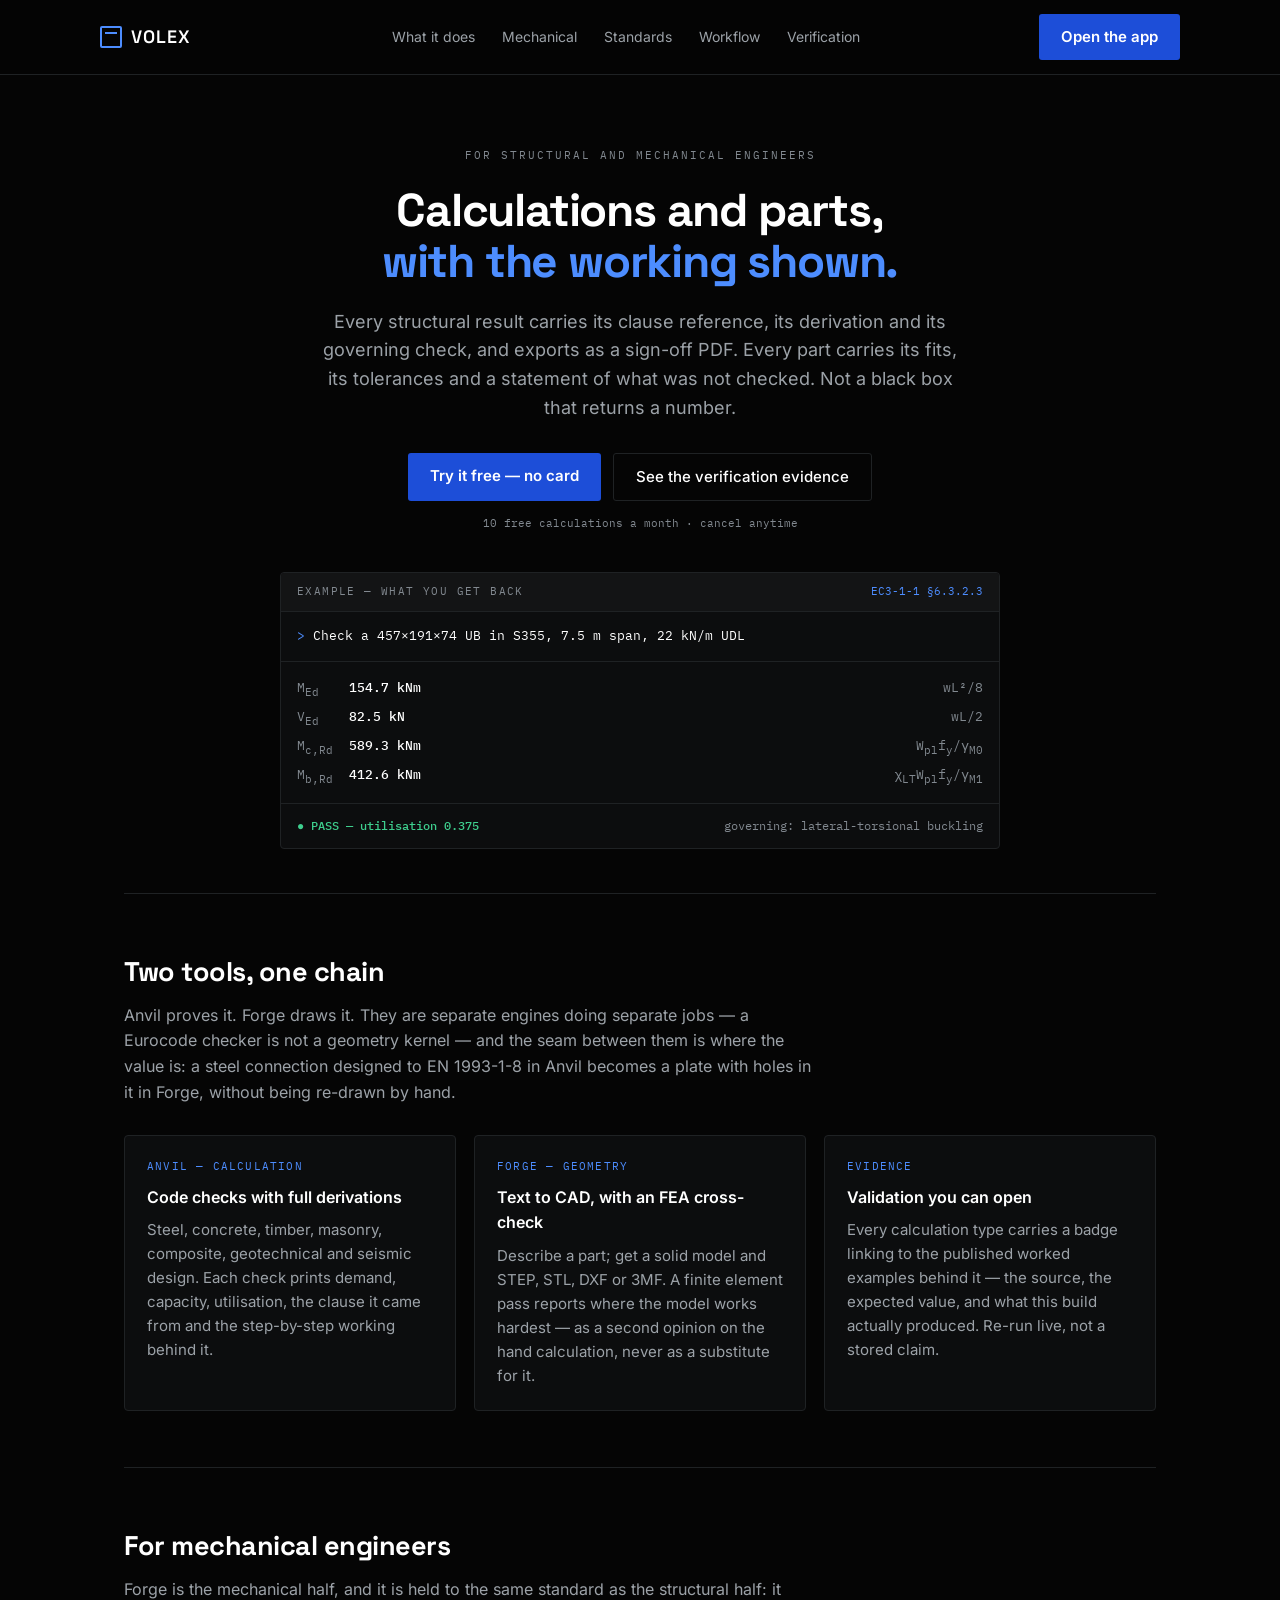
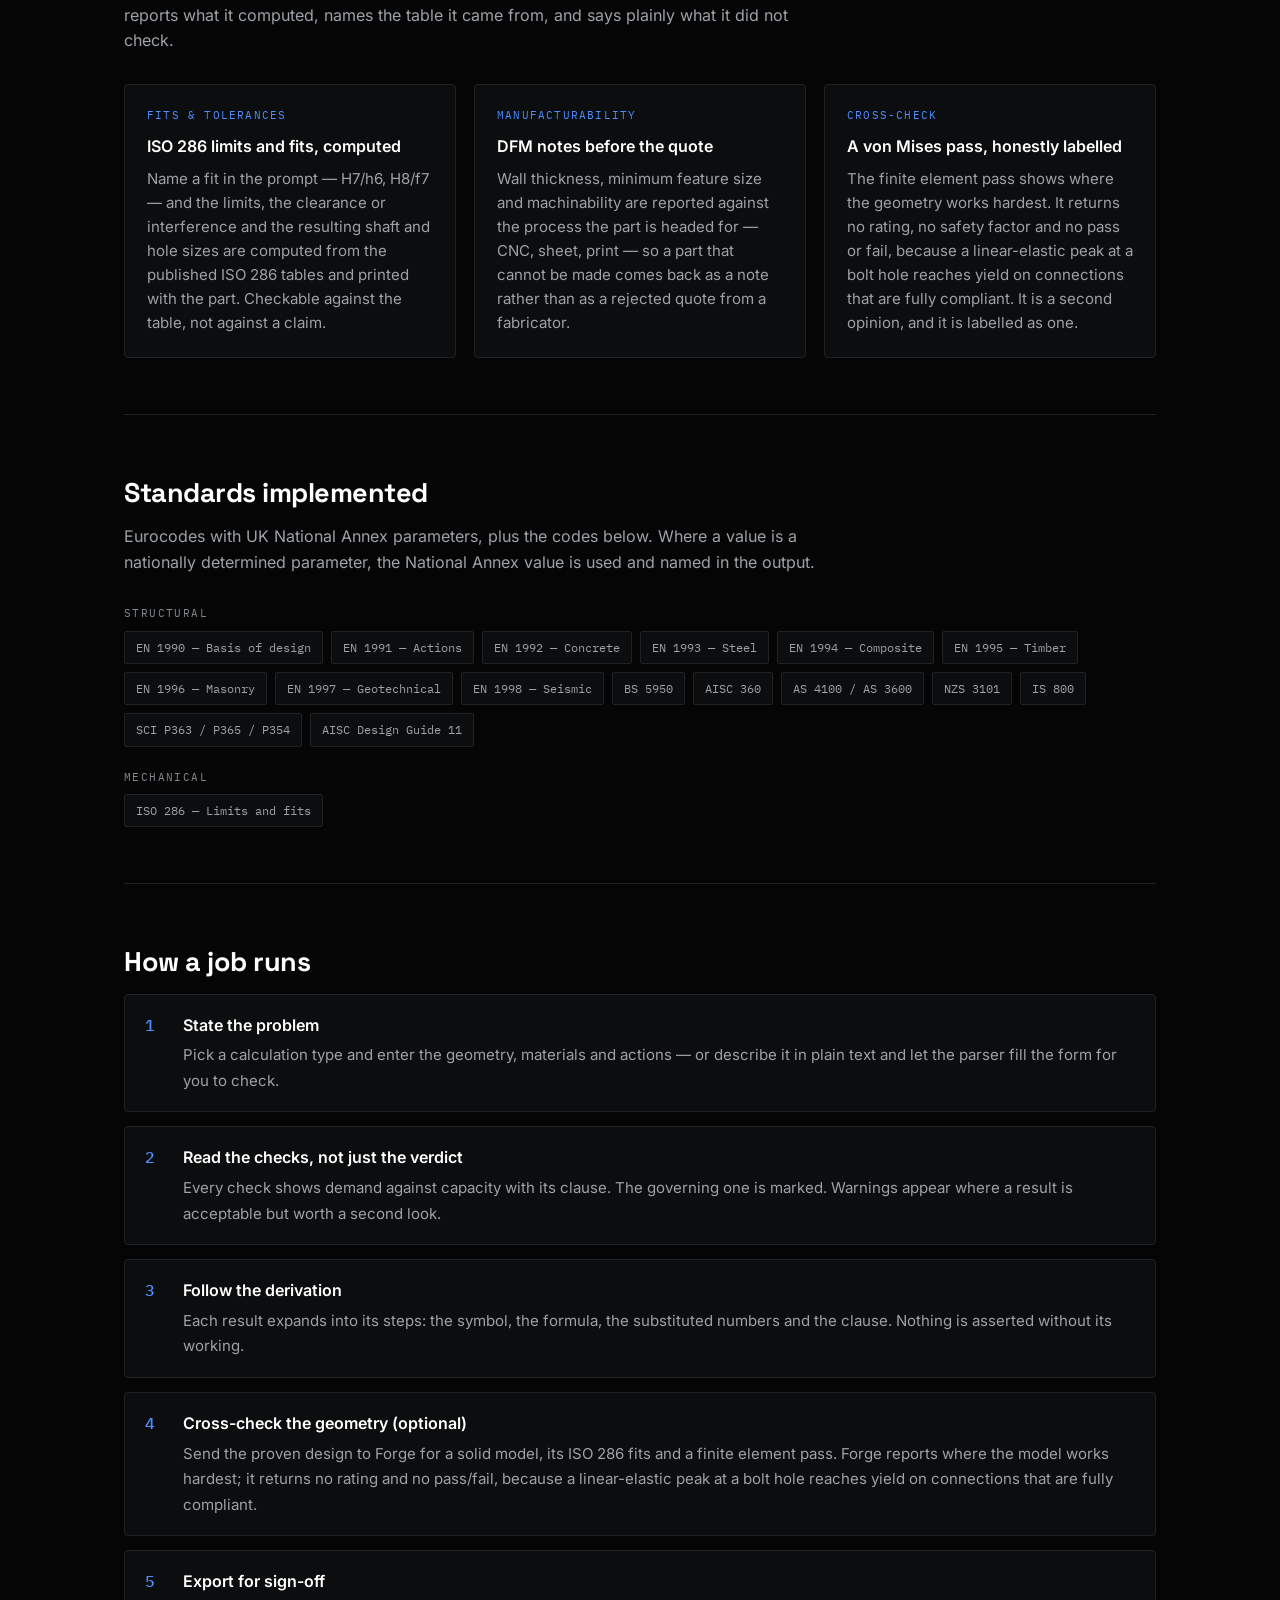
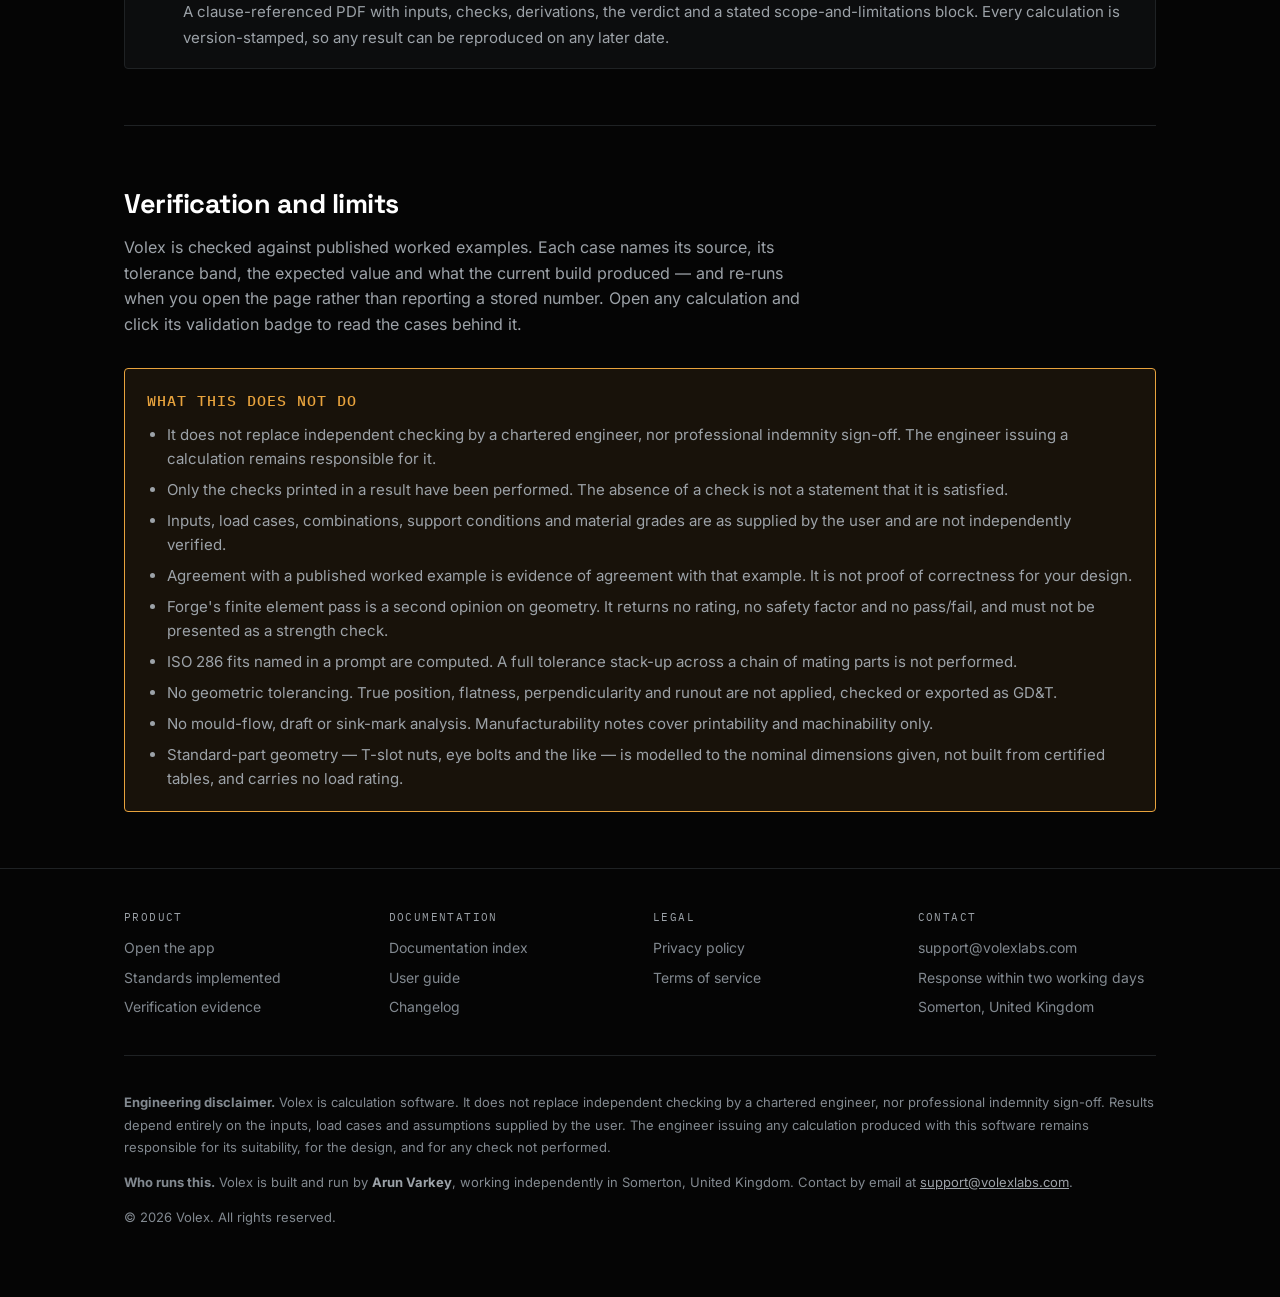
<file: index.html>
<!DOCTYPE html>
<html lang="en" data-vf-theme="cinematic">
<head>
    <meta charset="UTF-8">
    <meta name="viewport" content="width=device-width, initial-scale=1.0">
    <meta name="google-site-verification" content="ArvZYRdjfBx4EPA4m7GVfXDo628Qu1znv6hDejhxsR0" />
    <title>Volex — Structural and mechanical calculations, with the working shown</title>
    <meta name="description" content="Eurocode structural calculations with full clause-referenced derivations and a sign-off PDF, and text-to-CAD parts with ISO 286 fits and an FEA cross-check. Every module checked against published worked examples.">
    <link rel="canonical" href="https://volexlabs.com/"/>
    <link rel="icon" href="/favicon.svg" type="image/svg+xml"/>
    <link rel="icon" href="/icons/favicon-32.png" sizes="32x32" type="image/png"/>
    <link rel="apple-touch-icon" href="/icons/apple-touch-icon.png"/>

    <!-- THE ONE STYLESHEET. This is a byte-identical copy of
         volex-forge-frontend/public/volex-theme.css, not a second design system:
         volexlabs.com is its own deployment on the apex domain, so linking the
         app's host would make the company's front door depend on the app being
         up. The copy is gated — canonical-urls.spec.js compares the two files
         and fails on any drift. Change the original, then copy it here. -->
    <!-- Fonts, self-hosted. These must come BEFORE the theme: the theme used to
         @import them from Google, which cost two third-party handshakes found
         late and sent every visitor's IP to Google on every page view. The
         preloads get the two text faces in flight before any CSS is parsed, so
         the real face wins the first paint instead of the text reflowing. -->
    <link rel="preload" as="font" type="font/woff2" crossorigin
          href="/fonts/inter-latin-wght-normal.woff2">
    <link rel="preload" as="font" type="font/woff2" crossorigin
          href="/fonts/space-grotesk-latin-wght-normal.woff2">
    <link rel="stylesheet" href="/fonts/fonts.css">
    <link rel="stylesheet" href="/volex-theme.css">

    <!-- The cinematic tier is pinned on <html> rather than read from storage.
         This page has no reader preference to honour: nobody has an account
         here, and a marketing page that rendered light for one visitor and dark
         for the next would not be one design. -->

    <script defer data-domain="volexlabs.com" src="https://plausible.io/js/script.js"></script>
    <style>
        /* NO TOKENS ARE DECLARED HERE, and no colour literal appears below.
           Every value comes from volex-theme.css. The page this replaced carried
           thirteen of its own — including an amber that was this site's whole
           identity while meaning "warning" everywhere else in the product. */
        * { box-sizing: border-box; }
        body { line-height: 1.6; margin: 0; -webkit-font-smoothing: antialiased; }
        .wrap { max-width: 1080px; margin: 0 auto; padding: 0 24px; }
        a { color: inherit; }

        /* Header */
        header { border-bottom: var(--vf-hairline);
                 background: color-mix(in srgb, var(--vf-bg) 88%, transparent);
                 backdrop-filter: blur(8px); position: sticky; top: 0; z-index: 50; }
        .hdr { display: flex; align-items: center; justify-content: space-between;
               padding: 14px 0; gap: 16px; }
        .logo { font-family: var(--vf-logo); font-weight: 600; font-size: 18px;
                letter-spacing: 1px; display: flex; align-items: center; gap: 9px; }
        .logo .mark { width: 22px; height: 22px; border: 2px solid var(--vf-accent);
                      border-radius: var(--vf-r-sm); display: inline-block; position: relative; }
        .logo .mark::after { content: ""; position: absolute; inset: 4px 3px auto 3px;
                             height: 2px; background: var(--vf-accent); }
        nav a { font-size: 14px; color: var(--vf-muted); text-decoration: none; margin-left: 22px; }
        nav a:hover { color: var(--vf-fg); }
        .btn { display: inline-block; background: var(--vf-accent-btn); color: var(--vf-accent-ink);
               font-weight: 600; padding: 11px 22px; border-radius: var(--vf-r-md);
               text-decoration: none; font-size: 15px; }
        .btn:hover { background: var(--vf-accent-deep); }
        .btn.ghost { background: transparent; color: var(--vf-fg);
                     border: var(--vf-hairline); font-weight: 500; }
        .btn.ghost:hover { background: var(--vf-raised); border-color: var(--vf-subtle); }

        /* Hero */
        .hero { padding: 72px 0 44px; text-align: center; }
        .eyebrow { font-family: var(--vf-mono); font-size: 11px; color: var(--vf-faint);
                   letter-spacing: 2px; text-transform: uppercase; margin-bottom: 20px; }
        h1 { font-family: var(--vf-display); font-size: 46px; line-height: 1.12; font-weight: 700; margin: 0 0 20px;
             letter-spacing: -1.2px; }
        h1 .hl { color: var(--vf-accent); }
        .lede { font-size: 18px; color: var(--vf-muted); max-width: 640px;
                margin: 0 auto 30px; }
        .ctas { display: flex; gap: 12px; justify-content: center; flex-wrap: wrap; }
        .sub { font-family: var(--vf-mono); font-size: 11px; color: var(--vf-faint); margin-top: 14px; }

        /* Worked example */
        .example { background: var(--vf-card); border: var(--vf-hairline);
                   border-radius: var(--vf-r-lg); overflow: hidden; max-width: 720px;
                   margin: 40px auto 0; text-align: left; }
        .example .bar { display: flex; justify-content: space-between; padding: 10px 16px;
                        background: var(--vf-raised); border-bottom: var(--vf-hairline);
                        font-family: var(--vf-mono); font-size: 11px; letter-spacing: 1.4px;
                        color: var(--vf-faint); }
        .example .bar .clause { color: var(--vf-accent); letter-spacing: 0; }
        .example .q { padding: 14px 16px; border-bottom: var(--vf-hairline);
                      font-family: var(--vf-mono); font-size: 13px; }
        .example .q .caret { color: var(--vf-accent); margin-right: 8px; }
        .rows { padding: 16px; display: grid; grid-template-columns: auto 1fr auto;
                gap: 6px 16px; font-family: var(--vf-mono); font-size: 13px;
                font-variant-numeric: tabular-nums; }
        .rows .k { color: var(--vf-faint); font-weight: var(--vf-w-label); }
        .rows .v { font-weight: var(--vf-w-value); }
        .rows .f { color: var(--vf-faint); text-align: right; }
        .verdict { border-top: var(--vf-hairline); padding: 12px 16px;
                   font-family: var(--vf-mono); font-size: 12px;
                   display: flex; justify-content: space-between; align-items: center;
                   gap: 12px; flex-wrap: wrap; }
        /* Green is the reserved VERIFIED semantic in this system, and this is
           what it is reserved FOR — a check that ran and passed. */
        .pass { color: var(--vf-verified); font-weight: var(--vf-w-value); }
        .gov { color: var(--vf-faint); }

        /* Sections */
        section { padding: 56px 0; border-top: var(--vf-hairline); }
        h2 { font-family: var(--vf-display); font-size: 27px; font-weight: 700; margin: 0 0 10px; letter-spacing: -0.5px; }
        .sec-lede { color: var(--vf-muted); max-width: 700px; margin: 0 0 30px; }
        .grid { display: grid; gap: 18px; grid-template-columns: repeat(auto-fit, minmax(268px, 1fr)); }
        .card { background: var(--vf-card); border: var(--vf-hairline);
                border-radius: var(--vf-r-lg); padding: 22px; }
        .card h3 { font-size: 16px; margin: 0 0 8px; font-weight: var(--vf-w-title); }
        .card p { color: var(--vf-muted); font-size: 15px; margin: 0; }
        .card .tag { font-family: var(--vf-mono); font-size: 11px; color: var(--vf-accent);
                     letter-spacing: 1.2px; display: block; margin-bottom: 9px; }

        /* Standards */
        .codes { display: flex; flex-wrap: wrap; gap: 8px; }
        .code { font-family: var(--vf-mono); font-size: 12px; padding: 6px 11px;
                border: var(--vf-hairline); border-radius: var(--vf-r-sm); color: var(--vf-muted);
                background: var(--vf-card); }
        .codes h4 { width: 100%; font-family: var(--vf-mono); font-size: 11px;
                    letter-spacing: 1.4px; text-transform: uppercase;
                    color: var(--vf-faint); margin: 14px 0 0; font-weight: var(--vf-w-label); }
        .codes h4:first-child { margin-top: 0; }

        /* Steps */
        ol.steps { counter-reset: s; list-style: none; padding: 0; margin: 0;
                   display: grid; gap: 14px; }
        ol.steps li { counter-increment: s; background: var(--vf-card);
                      border: var(--vf-hairline); border-radius: var(--vf-r-lg);
                      padding: 18px 20px 18px 58px; position: relative; }
        ol.steps li::before { content: counter(s); position: absolute; left: 20px; top: 18px;
                              font-family: var(--vf-mono); font-weight: var(--vf-w-value);
                              color: var(--vf-accent); }
        ol.steps strong { display: block; margin-bottom: 4px; font-weight: var(--vf-w-title); }
        ol.steps span { color: var(--vf-muted); font-size: 15px; }

        /* Limits box.
           This is the one place on the page that takes the warning semantic, and
           it takes it because it MEANS it: everything inside is a boundary on
           what the software has proved. The old page was amber throughout, which
           is how a semantic stops being one. */
        .limits { background: color-mix(in srgb, var(--vf-warn) 8%, transparent);
                  border: 1px solid var(--vf-warn); border-radius: var(--vf-r-lg);
                  padding: 20px 22px; }
        .limits h3 { margin: 0 0 10px; font-size: 15px; color: var(--vf-warn);
                     font-family: var(--vf-mono); letter-spacing: 1px;
                     font-weight: var(--vf-w-value); }
        .limits ul { margin: 0; padding-left: 20px; color: var(--vf-muted); font-size: 15px; }
        .limits li { margin-bottom: 7px; }
        .limits li:last-child { margin-bottom: 0; }

        /* Footer */
        footer { border-top: var(--vf-hairline); padding: 40px 0 56px;
                 color: var(--vf-faint); font-size: 14px; }
        .fgrid { display: grid; gap: 26px; grid-template-columns: repeat(auto-fit, minmax(180px, 1fr));
                 margin-bottom: 30px; }
        .fgrid h4 { font-family: var(--vf-mono); font-size: 11px; letter-spacing: 1.4px;
                    color: var(--vf-muted); margin: 0 0 11px; text-transform: uppercase;
                    font-weight: var(--vf-w-label); }
        .fgrid a, .fgrid span { display: block; color: var(--vf-faint); text-decoration: none;
                                margin-bottom: 7px; }
        .fgrid a:hover { color: var(--vf-fg); }
        .legal { border-top: var(--vf-hairline); padding-top: 22px;
                 font-size: 13px; line-height: 1.7; }
        .legal strong.who { color: var(--vf-muted); }
        .legal a { color: var(--vf-muted); }

        @media (max-width: 760px) {
            h1 { font-size: 32px; }
            .hdr nav { display: none; }
            .rows { grid-template-columns: auto 1fr; }
            .rows .f { display: none; }
        }
    </style>
</head>
<body>

<header>
  <div class="wrap hdr">
    <div class="logo"><span class="mark"></span>VOLEX</div>
    <nav>
      <a href="#what">What it does</a>
      <a href="#mechanical">Mechanical</a>
      <a href="#standards">Standards</a>
      <a href="#workflow">Workflow</a>
      <a href="#verification">Verification</a>
    </nav>
    <a class="btn" href="https://app.volexlabs.com">Open the app</a>
  </div>
</header>

<div class="wrap">

  <section class="hero" style="border-top:none">
    <div class="eyebrow">For structural and mechanical engineers</div>
    <h1>Calculations and parts,<br><span class="hl">with the working shown.</span></h1>
    <p class="lede">
      Every structural result carries its clause reference, its derivation and its
      governing check, and exports as a sign-off PDF. Every part carries its fits,
      its tolerances and a statement of what was not checked. Not a black box that
      returns a number.
    </p>
    <div class="ctas">
      <a class="btn" href="https://app.volexlabs.com">Try it free — no card</a>
      <a class="btn ghost" href="#verification">See the verification evidence</a>
    </div>
    <div class="sub">10 free calculations a month · cancel anytime</div>

    <!-- Worked example: real output shape, real clause. This is the most
         valuable thing on the page — it shows the product rather than
         describing it — and it is why the cinematic tier keeps the status
         colours instead of dropping them for being "marketing". -->
    <div class="example">
      <div class="bar"><span>EXAMPLE — WHAT YOU GET BACK</span><span class="clause">EC3-1-1 §6.3.2.3</span></div>
      <div class="q"><span class="caret">&gt;</span>Check a 457&times;191&times;74 UB in S355, 7.5 m span, 22 kN/m UDL</div>
      <div class="rows">
        <span class="k">M<sub>Ed</sub></span><span class="v">154.7 kNm</span><span class="f">wL&sup2;/8</span>
        <span class="k">V<sub>Ed</sub></span><span class="v">82.5 kN</span><span class="f">wL/2</span>
        <span class="k">M<sub>c,Rd</sub></span><span class="v">589.3 kNm</span><span class="f">W<sub>pl</sub>f<sub>y</sub>/&gamma;<sub>M0</sub></span>
        <span class="k">M<sub>b,Rd</sub></span><span class="v">412.6 kNm</span><span class="f">&chi;<sub>LT</sub>W<sub>pl</sub>f<sub>y</sub>/&gamma;<sub>M1</sub></span>
      </div>
      <div class="verdict">
        <span class="pass">&#9679; PASS — utilisation 0.375</span>
        <span class="gov">governing: lateral-torsional buckling</span>
      </div>
    </div>
  </section>

  <section id="what">
    <h2>Two tools, one chain</h2>
    <p class="sec-lede">
      Anvil proves it. Forge draws it. They are separate engines doing separate
      jobs — a Eurocode checker is not a geometry kernel — and the seam between
      them is where the value is: a steel connection designed to EN 1993-1-8 in
      Anvil becomes a plate with holes in it in Forge, without being re-drawn by
      hand.
    </p>
    <div class="grid">
      <div class="card">
        <span class="tag">ANVIL — CALCULATION</span>
        <h3>Code checks with full derivations</h3>
        <p>Steel, concrete, timber, masonry, composite, geotechnical and seismic
           design. Each check prints demand, capacity, utilisation, the clause it
           came from and the step-by-step working behind it.</p>
      </div>
      <div class="card">
        <span class="tag">FORGE — GEOMETRY</span>
        <h3>Text to CAD, with an FEA cross-check</h3>
        <p>Describe a part; get a solid model and STEP, STL, DXF or 3MF. A finite
           element pass reports where the model works hardest — as a second
           opinion on the hand calculation, never as a substitute for it.</p>
      </div>
      <div class="card">
        <span class="tag">EVIDENCE</span>
        <h3>Validation you can open</h3>
        <p>Every calculation type carries a badge linking to the published worked
           examples behind it — the source, the expected value, and what this
           build actually produced. Re-run live, not a stored claim.</p>
      </div>
    </div>
  </section>

  <section id="mechanical">
    <h2>For mechanical engineers</h2>
    <p class="sec-lede">
      Forge is the mechanical half, and it is held to the same standard as the
      structural half: it reports what it computed, names the table it came from,
      and says plainly what it did not check.
    </p>
    <div class="grid">
      <div class="card">
        <span class="tag">FITS &amp; TOLERANCES</span>
        <h3>ISO 286 limits and fits, computed</h3>
        <p>Name a fit in the prompt — H7/h6, H8/f7 — and the limits, the
           clearance or interference and the resulting shaft and hole sizes are
           computed from the published ISO 286 tables and printed with the part.
           Checkable against the table, not against a claim.</p>
      </div>
      <div class="card">
        <span class="tag">MANUFACTURABILITY</span>
        <h3>DFM notes before the quote</h3>
        <p>Wall thickness, minimum feature size and machinability are reported
           against the process the part is headed for — CNC, sheet, print — so a
           part that cannot be made comes back as a note rather than as a
           rejected quote from a fabricator.</p>
      </div>
      <div class="card">
        <span class="tag">CROSS-CHECK</span>
        <h3>A von Mises pass, honestly labelled</h3>
        <p>The finite element pass shows where the geometry works hardest. It
           returns no rating, no safety factor and no pass or fail, because a
           linear-elastic peak at a bolt hole reaches yield on connections that
           are fully compliant. It is a second opinion, and it is labelled as
           one.</p>
      </div>
    </div>
  </section>

  <section id="standards">
    <h2>Standards implemented</h2>
    <p class="sec-lede">
      Eurocodes with UK National Annex parameters, plus the codes below. Where a
      value is a nationally determined parameter, the National Annex value is
      used and named in the output.
    </p>
    <div class="codes">
      <h4>Structural</h4>
      <span class="code">EN 1990 — Basis of design</span>
      <span class="code">EN 1991 — Actions</span>
      <span class="code">EN 1992 — Concrete</span>
      <span class="code">EN 1993 — Steel</span>
      <span class="code">EN 1994 — Composite</span>
      <span class="code">EN 1995 — Timber</span>
      <span class="code">EN 1996 — Masonry</span>
      <span class="code">EN 1997 — Geotechnical</span>
      <span class="code">EN 1998 — Seismic</span>
      <span class="code">BS 5950</span>
      <span class="code">AISC 360</span>
      <span class="code">AS 4100 / AS 3600</span>
      <span class="code">NZS 3101</span>
      <span class="code">IS 800</span>
      <span class="code">SCI P363 / P365 / P354</span>
      <span class="code">AISC Design Guide 11</span>
      <h4>Mechanical</h4>
      <span class="code">ISO 286 — Limits and fits</span>
    </div>
  </section>

  <section id="workflow">
    <h2>How a job runs</h2>
    <ol class="steps">
      <li><strong>State the problem</strong><span>Pick a calculation type and enter the geometry, materials and actions — or describe it in plain text and let the parser fill the form for you to check.</span></li>
      <li><strong>Read the checks, not just the verdict</strong><span>Every check shows demand against capacity with its clause. The governing one is marked. Warnings appear where a result is acceptable but worth a second look.</span></li>
      <li><strong>Follow the derivation</strong><span>Each result expands into its steps: the symbol, the formula, the substituted numbers and the clause. Nothing is asserted without its working.</span></li>
      <li><strong>Cross-check the geometry (optional)</strong><span>Send the proven design to Forge for a solid model, its ISO 286 fits and a finite element pass. Forge reports where the model works hardest; it returns no rating and no pass/fail, because a linear-elastic peak at a bolt hole reaches yield on connections that are fully compliant.</span></li>
      <li><strong>Export for sign-off</strong><span>A clause-referenced PDF with inputs, checks, derivations, the verdict and a stated scope-and-limitations block. Every calculation is version-stamped, so any result can be reproduced on any later date.</span></li>
    </ol>
  </section>

  <section id="verification">
    <h2>Verification and limits</h2>
    <p class="sec-lede">
      Volex is checked against published worked examples. Each case names its
      source, its tolerance band, the expected value and what the current build
      produced — and re-runs when you open the page rather than reporting a
      stored number. Open any calculation and click its validation badge to read
      the cases behind it.
    </p>
    <div class="limits">
      <h3>WHAT THIS DOES NOT DO</h3>
      <ul>
        <li>It does not replace independent checking by a chartered engineer, nor professional indemnity sign-off. The engineer issuing a calculation remains responsible for it.</li>
        <li>Only the checks printed in a result have been performed. The absence of a check is not a statement that it is satisfied.</li>
        <li>Inputs, load cases, combinations, support conditions and material grades are as supplied by the user and are not independently verified.</li>
        <li>Agreement with a published worked example is evidence of agreement with that example. It is not proof of correctness for your design.</li>
        <li>Forge's finite element pass is a second opinion on geometry. It returns no rating, no safety factor and no pass/fail, and must not be presented as a strength check.</li>
        <li>ISO 286 fits named in a prompt are computed. A full tolerance stack-up across a chain of mating parts is not performed.</li>
        <li>No geometric tolerancing. True position, flatness, perpendicularity and runout are not applied, checked or exported as GD&amp;T.</li>
        <li>No mould-flow, draft or sink-mark analysis. Manufacturability notes cover printability and machinability only.</li>
        <li>Standard-part geometry — T-slot nuts, eye bolts and the like — is modelled to the nominal dimensions given, not built from certified tables, and carries no load rating.</li>
      </ul>
    </div>
  </section>

</div>

<footer>
  <div class="wrap">
    <div class="fgrid">
      <div>
        <h4>Product</h4>
        <a href="https://app.volexlabs.com">Open the app</a>
        <a href="#standards">Standards implemented</a>
        <a href="#verification">Verification evidence</a>
      </div>
      <div>
        <h4>Documentation</h4>
        <a href="/documentation.html">Documentation index</a>
        <a href="https://app.volexlabs.com/#docs">User guide</a>
        <a href="https://app.volexlabs.com/#changelog">Changelog</a>
      </div>
      <div>
        <h4>Legal</h4>
        <a href="/volex-fintec/privacy.html">Privacy policy</a>
        <a href="/documentation.html#terms">Terms of service</a>
      </div>
      <div>
        <h4>Contact</h4>
        <a href="mailto:support@volexlabs.com">support@volexlabs.com</a>
        <span>Response within two working days</span>
        <span>Somerton, United Kingdom</span>
      </div>
    </div>
    <div class="legal">
      <p><strong>Engineering disclaimer.</strong> Volex is calculation software.
      It does not replace independent checking by a chartered engineer, nor
      professional indemnity sign-off. Results depend entirely on the inputs,
      load cases and assumptions supplied by the user. The engineer issuing any
      calculation produced with this software remains responsible for its
      suitability, for the design, and for any check not performed.</p>
      <p><strong>Who runs this.</strong> Volex is built and run by
      <strong class="who">Arun Varkey</strong>, working independently in
      Somerton, United Kingdom.
      <!-- SOMERTON, NOT LONDON, AND ON PURPOSE. The instruction for this page
           was "make everything UK, London" — which came from the draft that
           replaced this one, and had located the company in San Francisco while
           every product prices in GBP and cites the Eurocodes. UK is right and
           is now true everywhere on this page. LONDON is not: this is a sole
           trader in Somerset, and a business address is the one thing on a
           website that has to be the real one, because it is where documents
           are served. If a London registered-office address is taken, change
           this line, the Contact block above and the apex gate in
           volex-forge-frontend/tests/canonical-urls.spec.js together.

           STILL NEEDED: a full street address and postcode. "Somerton, UK" is
           not an address at which service of documents is effective, which is
           what Companies Act 2006 s.1201-1206 and the E-Commerce Regulations
           2002 ask for when trading under a name that is not your surname.
           If you would rather not publish your home address, a registered
           office / business address service costs roughly GBP 30-60 a year and
           gives you an address to use here instead. -->
      Contact by email at
      <a href="mailto:support@volexlabs.com">support@volexlabs.com</a>.</p>

      <p>&copy; 2026 Volex. All rights reserved.</p>
    </div>
  </div>
</footer>

</body>
</html>
</file>
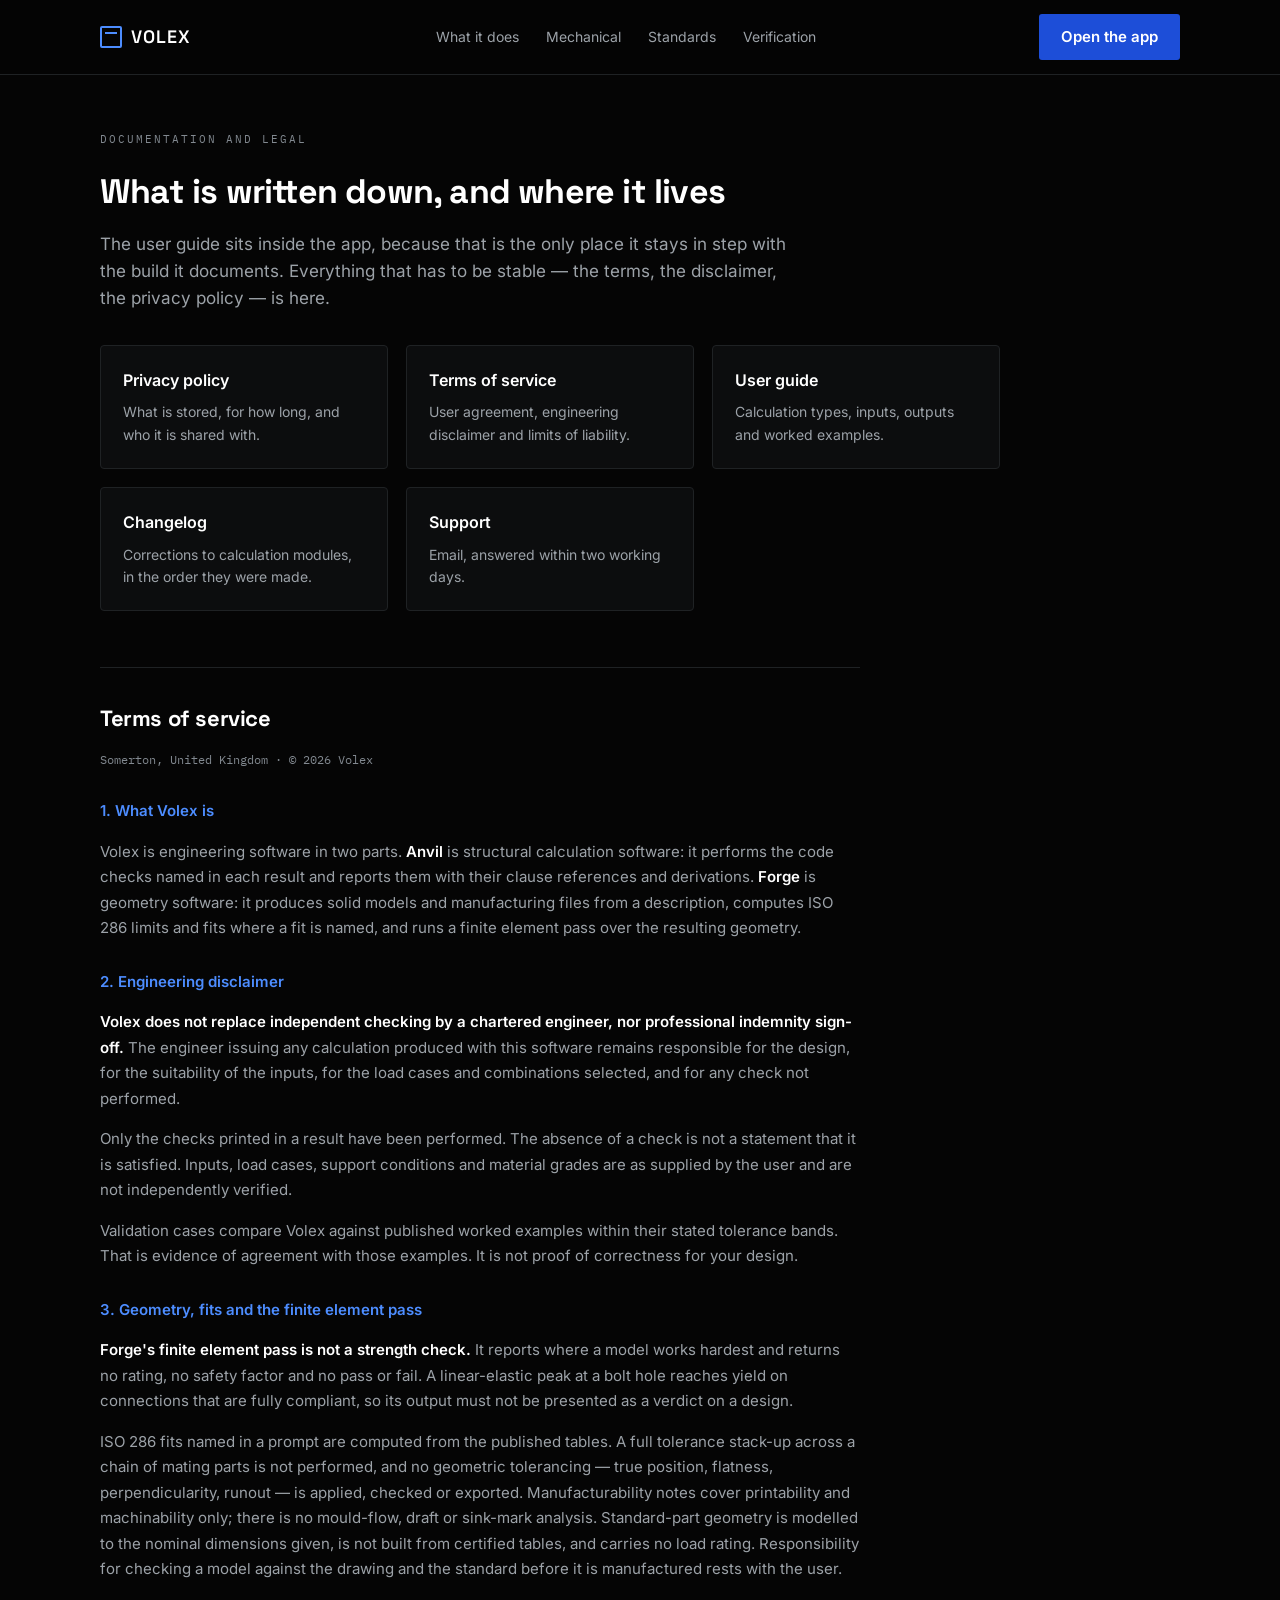
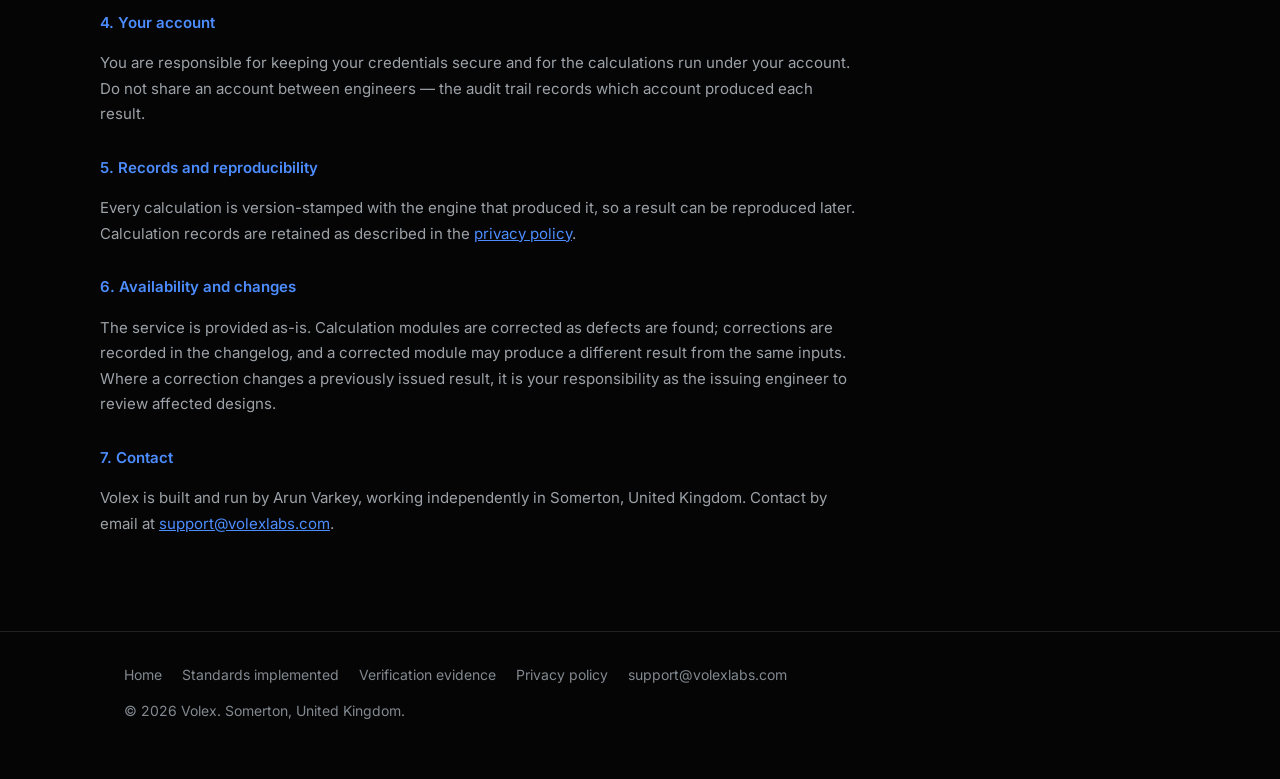
<file: documentation.html>
<!DOCTYPE html>
<html lang="en" data-vf-theme="cinematic">

<head>
    <meta charset="UTF-8">
    <meta name="viewport" content="width=device-width, initial-scale=1.0">
    <title>Volex — Documentation and legal</title>
    <meta name="description" content="Volex documentation index, terms of service and engineering disclaimer for the structural calculation and CAD geometry tools.">
    <link rel="canonical" href="https://volexlabs.com/documentation.html"/>
    <link rel="icon" href="/favicon.svg" type="image/svg+xml"/>
    <link rel="icon" href="/icons/favicon-32.png" sizes="32x32" type="image/png"/>
    <link rel="apple-touch-icon" href="/icons/apple-touch-icon.png"/>

    <!-- A COPY of the one stylesheet, for the reason given in its own header.
         This page carried the FIFTH styling system on this brand: a cyan accent
         (#00e5ff) that appears nowhere else, on a background that is neither
         theme's. A reader clicking "Documentation" from the footer of the home
         page changed company. -->
    <!-- Fonts, self-hosted — before the theme, which no longer imports them
         from Google. See fonts/fonts.css. -->
    <link rel="preload" as="font" type="font/woff2" crossorigin
          href="/fonts/inter-latin-wght-normal.woff2">
    <link rel="preload" as="font" type="font/woff2" crossorigin
          href="/fonts/space-grotesk-latin-wght-normal.woff2">
    <link rel="stylesheet" href="/fonts/fonts.css">
    <link rel="stylesheet" href="/volex-theme.css">

    <script defer data-domain="volexlabs.com" src="https://plausible.io/js/script.js"></script>
    <style>
        /* No tokens declared, no colour literals. Same shell as index.html so
           the two pages are the same site. */
        * { box-sizing: border-box; }
        body { line-height: 1.6; margin: 0; -webkit-font-smoothing: antialiased; }
        .wrap { max-width: 1080px; margin: 0 auto; padding: 0 24px; }
        a { color: inherit; }

        header { border-bottom: var(--vf-hairline);
                 background: color-mix(in srgb, var(--vf-bg) 88%, transparent);
                 backdrop-filter: blur(8px); position: sticky; top: 0; z-index: 50; }
        .hdr { display: flex; align-items: center; justify-content: space-between;
               padding: 14px 0; gap: 16px; }
        .logo { font-family: var(--vf-logo); font-weight: 600; font-size: 18px;
                letter-spacing: 1px; display: flex; align-items: center; gap: 9px;
                text-decoration: none; }
        .logo .mark { width: 22px; height: 22px; border: 2px solid var(--vf-accent);
                      border-radius: var(--vf-r-sm); display: inline-block; position: relative; }
        .logo .mark::after { content: ""; position: absolute; inset: 4px 3px auto 3px;
                             height: 2px; background: var(--vf-accent); }
        nav a { font-size: 14px; color: var(--vf-muted); text-decoration: none; margin-left: 22px; }
        nav a:hover { color: var(--vf-fg); }
        .btn { display: inline-block; background: var(--vf-accent-btn); color: var(--vf-accent-ink);
               font-weight: 600; padding: 11px 22px; border-radius: var(--vf-r-md);
               text-decoration: none; font-size: 15px; }
        .btn:hover { background: var(--vf-accent-deep); }

        .page { padding: 56px 0 24px; }
        .eyebrow { font-family: var(--vf-mono); font-size: 11px; color: var(--vf-faint);
                   letter-spacing: 2px; text-transform: uppercase; margin-bottom: 16px; }
        h1 { font-family: var(--vf-display); font-size: 34px; font-weight: 700; margin: 0 0 12px; letter-spacing: -0.8px; }
        .lede { color: var(--vf-muted); max-width: 700px; margin: 0 0 32px; font-size: 17px; }

        /* Capped at three columns. With five cards and no cap, a 1280px viewport
           lays out four and leaves a single orphan on the second row. */
        .grid { display: grid; gap: 18px; max-width: 900px;
                grid-template-columns: repeat(auto-fit, minmax(240px, 1fr)); }
        .card { background: var(--vf-card); padding: 22px; border-radius: var(--vf-r-lg);
                border: var(--vf-hairline); text-decoration: none;
                display: block; transition: border-color .13s, transform .13s; }
        .card:hover { border-color: var(--vf-accent); transform: translateY(-2px); }
        .card h3 { margin: 0 0 8px; font-size: 16px; font-weight: var(--vf-w-title); }
        .card p { font-size: 14px; color: var(--vf-muted); margin: 0; }

        .terms { border-top: var(--vf-hairline); margin-top: 56px; padding-top: 32px;
                 max-width: 760px; line-height: 1.7; color: var(--vf-muted); font-size: 15px; }
        .terms h2 { font-family: var(--vf-display); color: var(--vf-fg); font-size: 22px; font-weight: 700;
                    margin: 0 0 8px; letter-spacing: -0.4px; }
        .terms h3 { color: var(--vf-accent); font-size: 15px; margin: 28px 0 6px;
                    font-weight: var(--vf-w-title); }
        .terms strong { color: var(--vf-fg); font-weight: var(--vf-w-title); }
        .terms a { color: var(--vf-accent); }
        .terms .asof { font-family: var(--vf-mono); font-size: 12px; color: var(--vf-faint); }

        footer { border-top: var(--vf-hairline); margin-top: 56px; padding: 32px 0 56px;
                 color: var(--vf-faint); font-size: 14px; }
        footer a { color: var(--vf-faint); text-decoration: none; }
        footer a:hover { color: var(--vf-fg); }
        footer .row { display: flex; gap: 20px; flex-wrap: wrap; margin-bottom: 14px; }

        @media (max-width: 760px) {
            h1 { font-size: 26px; }
            .hdr nav { display: none; }
        }
    </style>
</head>

<body>

<header>
  <div class="wrap hdr">
    <a class="logo" href="/"><span class="mark"></span>VOLEX</a>
    <nav>
      <a href="/#what">What it does</a>
      <a href="/#mechanical">Mechanical</a>
      <a href="/#standards">Standards</a>
      <a href="/#verification">Verification</a>
    </nav>
    <a class="btn" href="https://app.volexlabs.com">Open the app</a>
  </div>
</header>

<div class="wrap page">
  <div class="eyebrow">Documentation and legal</div>
  <h1>What is written down, and where it lives</h1>
  <p class="lede">
    The user guide sits inside the app, because that is the only place it stays
    in step with the build it documents. Everything that has to be stable — the
    terms, the disclaimer, the privacy policy — is here.
  </p>

  <div class="grid">
    <a href="/volex-fintec/privacy.html" class="card">
      <h3>Privacy policy</h3>
      <p>What is stored, for how long, and who it is shared with.</p>
    </a>
    <a href="#terms" class="card">
      <h3>Terms of service</h3>
      <p>User agreement, engineering disclaimer and limits of liability.</p>
    </a>
    <a href="https://app.volexlabs.com/#docs" class="card">
      <h3>User guide</h3>
      <p>Calculation types, inputs, outputs and worked examples.</p>
    </a>
    <a href="https://app.volexlabs.com/#changelog" class="card">
      <h3>Changelog</h3>
      <p>Corrections to calculation modules, in the order they were made.</p>
    </a>
    <a href="mailto:support@volexlabs.com" class="card">
      <h3>Support</h3>
      <p>Email, answered within two working days.</p>
    </a>
  </div>

  <div id="terms" class="terms">
    <h2>Terms of service</h2>
    <p class="asof">Somerton, United Kingdom · &copy; 2026 Volex</p>

    <h3>1. What Volex is</h3>
    <p>Volex is engineering software in two parts. <strong>Anvil</strong> is
    structural calculation software: it performs the code checks named in each
    result and reports them with their clause references and derivations.
    <strong>Forge</strong> is geometry software: it produces solid models and
    manufacturing files from a description, computes ISO 286 limits and fits
    where a fit is named, and runs a finite element pass over the resulting
    geometry.</p>

    <h3>2. Engineering disclaimer</h3>
    <p><strong>Volex does not replace independent checking by a chartered
    engineer, nor professional indemnity sign-off.</strong>
    The engineer issuing any calculation produced with this software remains
    responsible for the design, for the suitability of the inputs, for the
    load cases and combinations selected, and for any check not performed.</p>
    <p>Only the checks printed in a result have been performed. The absence
    of a check is not a statement that it is satisfied. Inputs, load cases,
    support conditions and material grades are as supplied by the user and
    are not independently verified.</p>
    <p>Validation cases compare Volex against published worked examples within
    their stated tolerance bands. That is evidence of agreement with those
    examples. It is not proof of correctness for your design.</p>

    <h3>3. Geometry, fits and the finite element pass</h3>
    <p><strong>Forge's finite element pass is not a strength check.</strong> It
    reports where a model works hardest and returns no rating, no safety factor
    and no pass or fail. A linear-elastic peak at a bolt hole reaches yield on
    connections that are fully compliant, so its output must not be presented as
    a verdict on a design.</p>
    <p>ISO 286 fits named in a prompt are computed from the published tables. A
    full tolerance stack-up across a chain of mating parts is not performed, and
    no geometric tolerancing — true position, flatness, perpendicularity, runout
    — is applied, checked or exported. Manufacturability notes cover printability
    and machinability only; there is no mould-flow, draft or sink-mark analysis.
    Standard-part geometry is modelled to the nominal dimensions given, is not
    built from certified tables, and carries no load rating. Responsibility for
    checking a model against the drawing and the standard before it is
    manufactured rests with the user.</p>

    <h3>4. Your account</h3>
    <p>You are responsible for keeping your credentials secure and for the
    calculations run under your account. Do not share an account between
    engineers — the audit trail records which account produced each result.</p>

    <h3>5. Records and reproducibility</h3>
    <p>Every calculation is version-stamped with the engine that produced it, so
    a result can be reproduced later. Calculation records are retained as
    described in the <a href="/volex-fintec/privacy.html">privacy policy</a>.</p>

    <h3>6. Availability and changes</h3>
    <p>The service is provided as-is. Calculation modules are corrected as
    defects are found; corrections are recorded in the changelog, and a
    corrected module may produce a different result from the same inputs.
    Where a correction changes a previously issued result, it is your
    responsibility as the issuing engineer to review affected designs.</p>

    <h3>7. Contact</h3>
    <p>Volex is built and run by Arun Varkey, working independently in Somerton,
    United Kingdom. Contact by email at
    <a href="mailto:support@volexlabs.com">support@volexlabs.com</a>.
    <!-- Same gap as the home page footer: "Somerton, UK" is not an address at
         which service of documents is effective. See the note in index.html. --></p>
  </div>
</div>

<footer>
  <div class="wrap">
    <div class="row">
      <a href="/">Home</a>
      <a href="/#standards">Standards implemented</a>
      <a href="/#verification">Verification evidence</a>
      <a href="/volex-fintec/privacy.html">Privacy policy</a>
      <a href="mailto:support@volexlabs.com">support@volexlabs.com</a>
    </div>
    <div>&copy; 2026 Volex. Somerton, United Kingdom.</div>
  </div>
</footer>

</body>

</html>
</file>
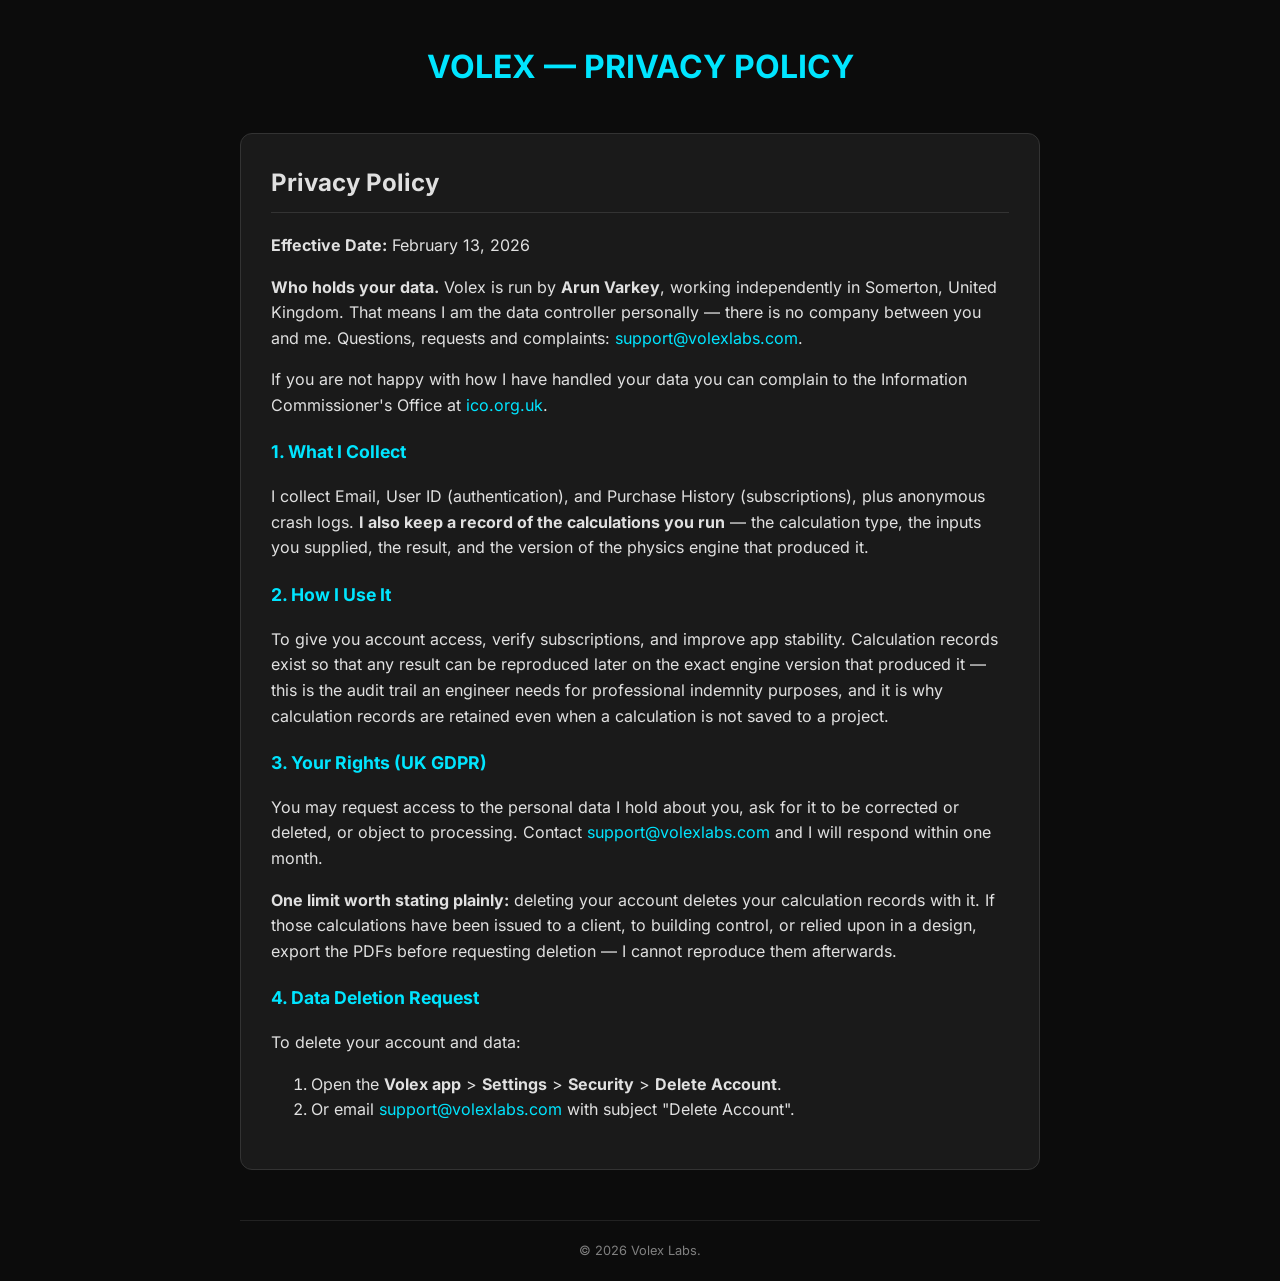
<file: volex-fintec/privacy.html>
<!DOCTYPE html>
<html lang="en">
<head>
    <meta charset="UTF-8">
    <meta name="viewport" content="width=device-width, initial-scale=1.0">
    <title>Volex FinTech - Privacy Policy</title>
    <!-- This page has asked for 'Inter' since it was written and never loaded
         it, so it has always rendered in the browser's default sans-serif. The
         face is self-hosted on this origin now, so the ask can be met with one
         link rather than a request to Google. -->
    <!-- The three icon links every other page carries. Without them the
         browser asks for /favicon.ico, which does not exist on either
         deployment, so every visit to this page took a 404. -->
    <link rel="icon" href="/favicon.svg" type="image/svg+xml">
    <link rel="icon" href="/icons/favicon-32.png" sizes="32x32" type="image/png">
    <link rel="apple-touch-icon" href="/icons/apple-touch-icon.png">
    <link rel="preload" as="font" type="font/woff2" crossorigin
          href="/fonts/inter-latin-wght-normal.woff2">
    <link rel="stylesheet" href="/fonts/fonts.css">
    <style>
        :root { --bg-color: #0c0c0c; --text-color: #e0e0e0; --accent-color: #00e5ff; --card-bg: #1a1a1a; }
        body { font-family: 'Inter', sans-serif; background-color: var(--bg-color); color: var(--text-color); line-height: 1.6; margin: 0; padding: 20px; }
        .container { max-width: 800px; margin: 0 auto; }
        h1 { color: var(--accent-color); text-align: center; text-transform: uppercase; margin-bottom: 40px; }
        .card { background: var(--card-bg); padding: 30px; border-radius: 12px; border: 1px solid #333; margin-bottom: 30px; }
        h2 { border-bottom: 1px solid #333; padding-bottom: 10px; margin-top: 0; }
        h3 { color: var(--accent-color); font-size: 1.1rem; margin-top: 20px; }
        a { color: var(--accent-color); text-decoration: none; }
        /* #808080, not #666. This page is deliberately outside the design system —
           it is a legacy app-store privacy URL and its palette must not move — but
           #666 on #0c0c0c is 3.41:1 and 0.8rem text needs 4.5:1. #808080 is 4.95:1
           and is the smallest change that clears it. */
        .footer { text-align: center; margin-top: 50px; color: #808080; font-size: 0.8rem; border-top: 1px solid #222; padding-top: 20px; }
    </style>
</head>
<body>
    <div class="container">
        <h1>Volex — Privacy Policy</h1>
        <div class="card">
            <h2>Privacy Policy</h2>
            <p><strong>Effective Date:</strong> February 13, 2026</p>
            <p><strong>Who holds your data.</strong> Volex is run by
            <!-- Your name. UK GDPR requires the controller to be identified.
                 For someone working independently that is you personally,
                 not a company. -->
            <strong>Arun Varkey</strong>, working independently in Somerton,
            United Kingdom. That means I am the data controller
            personally — there is no company between you and me. Questions,
            requests and complaints:
            <a href="mailto:support@volexlabs.com">support@volexlabs.com</a>.</p>
            <p>If you are not happy with how I have handled your data you can
            complain to the Information Commissioner's Office at
            <a href="https://ico.org.uk">ico.org.uk</a>.</p>
            <h3>1. What I Collect</h3>
            <p>I collect Email, User ID (authentication), and Purchase History (subscriptions), plus anonymous crash logs. <strong>I also keep a record of the calculations you run</strong> — the calculation type, the inputs you supplied, the result, and the version of the physics engine that produced it.</p>
            <h3>2. How I Use It</h3>
            <p>To give you account access, verify subscriptions, and improve app stability. Calculation records exist so that any result can be reproduced later on the exact engine version that produced it — this is the audit trail an engineer needs for professional indemnity purposes, and it is why calculation records are retained even when a calculation is not saved to a project.</p>
            <h3>3. Your Rights (UK GDPR)</h3>
            <p>You may request access to the personal data I hold about you, ask for it
            to be corrected or deleted, or object to processing. Contact
            <a href="mailto:support@volexlabs.com">support@volexlabs.com</a> and I will respond within one month.</p>
            <p><strong>One limit worth stating plainly:</strong> deleting your account
            deletes your calculation records with it. If those calculations have been
            issued to a client, to building control, or relied upon in a design, export
            the PDFs before requesting deletion — I cannot reproduce them afterwards.</p>
            <h3>4. Data Deletion Request</h3>
            <p>To delete your account and data:</p>
            <ol>
                <li>Open the <strong>Volex app</strong> > <strong>Settings</strong> > <strong>Security</strong> > <strong>Delete Account</strong>.</li>
                <li>Or email <a href="mailto:support@volexlabs.com">support@volexlabs.com</a> with subject "Delete Account".</li>
            </ol>
        </div>
        <div class="footer">&copy; 2026 Volex Labs.</div>
    </div>
</body>
</html>
</file>
<file: fonts/fonts.css>
/* ─────────────────────────────────────────────────────────────────────────────
   A COPY. The original is volex-forge-frontend/public/fonts/fonts.css and it is
   the only place to change anything below this header. The woff2 files beside
   it are copies too, of volex-forge-frontend/public/fonts/*.woff2.

   volexlabs.com is a separate deployment on the apex domain and cannot link the
   app's stylesheets without making the company's front door depend on the app's
   host being up — the same reason volex-theme.css is duplicated here. The theme
   used to carry an @import for these three families; it no longer does, so
   without this file and the <link> in each page's <head> the apex would render
   in the fallback stack and look almost right.

   It is gated: `the apex copy of the fonts is byte-identical to the original`
   in volex-forge-frontend/tests/canonical-urls.spec.js compares everything
   after this header against the original and fails on any drift.

   Do not edit below. Edit the original, then copy it here.
   ───────────────────────────────────────────────────────────────────────────── */
/* Self-hosted fonts. Replaces @import url(https://fonts.googleapis.com/...).
 *
 * WHY THIS FILE EXISTS
 *
 * Every page loaded three families through an @import INSIDE a <style> block,
 * with no preconnect anywhere on the site. That is the slowest route there is:
 * the browser must download the HTML, parse the style block, discover the
 * import, do DNS + TCP + TLS to fonts.googleapis.com, read the CSS it returns,
 * discover fonts.gstatic.com, and do DNS + TCP + TLS a second time — two
 * third-party handshakes, found late, blocking the first paint. Lighthouse put
 * the home and studio pages at a 3.3s LCP on a machine with no network latency
 * at all.
 *
 * AND IT WAS AN UNDECLARED TRANSFER. Loading a font from Google sends the
 * visitor's IP address to Google on every page view. The privacy policy lists
 * Anthropic, Stripe, Railway, Vercel, SendGrid and Plausible as the parties
 * data reaches. Google was not among them, and in the EU and UK that omission
 * is the problem rather than the request — a German court awarded damages over
 * exactly this in 2022 (LG München I, 3 O 17493/20).
 *
 * Served from this origin, the files cost no extra connection, cache with
 * everything else, and reach nobody.
 *
 * THE FAMILY NAMES MATTER. Fontsource ships these as "Inter Variable" and
 * "Space Grotesk Variable". Every stylesheet on this site asks for 'Inter' and
 * 'Space Grotesk', so they are declared under those names here. Declared under
 * fontsource's names the pages would render in the fallback stack and look
 * almost right, which is the failure mode worth avoiding — and the design
 * system test cannot catch it, because getComputedStyle returns the stack that
 * was asked for whether or not a font behind it ever loaded.
 *
 * font-display: swap so text is readable immediately in the fallback and
 * reflows to the real face when it arrives. The alternative hides the text.
 *
 * Latin subsets only — the site is in English. Updating: the woff2 files come
 * from the @fontsource packages in devDependencies; see scripts/copy-fonts.mjs.
 */

/* Inter — variable, 100-900. Body text. */
@font-face {
  font-family: 'Inter';
  font-style: normal;
  font-display: swap;
  font-weight: 100 900;
  src: url('/fonts/inter-latin-wght-normal.woff2') format('woff2');
  unicode-range: U+0000-00FF, U+0131, U+0152-0153, U+02BB-02BC, U+02C6, U+02DA,
    U+02DC, U+0304, U+0308, U+0329, U+2000-206F, U+20AC, U+2122, U+2191, U+2193,
    U+2212, U+2215, U+FEFF, U+FFFD;
}

/* Space Grotesk — variable, 300-700. Headings and the wordmark. */
@font-face {
  font-family: 'Space Grotesk';
  font-style: normal;
  font-display: swap;
  font-weight: 300 700;
  src: url('/fonts/space-grotesk-latin-wght-normal.woff2') format('woff2');
  unicode-range: U+0000-00FF, U+0131, U+0152-0153, U+02BB-02BC, U+02C6, U+02DA,
    U+02DC, U+0304, U+0308, U+0329, U+2000-206F, U+20AC, U+2122, U+2191, U+2193,
    U+2212, U+2215, U+FEFF, U+FFFD;
}

/* IBM Plex Mono — static 400 and 500. Dimensions, part numbers, evidence.
 * Not variable upstream, so the two weights the site uses are shipped. */
@font-face {
  font-family: 'IBM Plex Mono';
  font-style: normal;
  font-display: swap;
  font-weight: 400;
  src: url('/fonts/ibm-plex-mono-latin-400-normal.woff2') format('woff2');
  unicode-range: U+0000-00FF, U+0131, U+0152-0153, U+02BB-02BC, U+02C6, U+02DA,
    U+02DC, U+0304, U+0308, U+0329, U+2000-206F, U+20AC, U+2122, U+2191, U+2193,
    U+2212, U+2215, U+FEFF, U+FFFD;
}
/* 600 as well, because both sites ASK for it. The landing site's old import
 * requested wght@400;500;600 and Google served all three; shipping only two
 * would have quietly handed weight 600 to the browser's synthetic emboldener,
 * which smears a monospace face sideways. Forge's own import asked for 400;500
 * only, so its weight-600 mono has been synthetic all along — this fixes that
 * too, and the two sites now render the same face at the same weight. */
@font-face {
  font-family: 'IBM Plex Mono';
  font-style: normal;
  font-display: swap;
  font-weight: 600;
  src: url('/fonts/ibm-plex-mono-latin-600-normal.woff2') format('woff2');
  unicode-range: U+0000-00FF, U+0131, U+0152-0153, U+02BB-02BC, U+02C6, U+02DA,
    U+02DC, U+0304, U+0308, U+0329, U+2000-206F, U+20AC, U+2122, U+2191, U+2193,
    U+2212, U+2215, U+FEFF, U+FFFD;
}
@font-face {
  font-family: 'IBM Plex Mono';
  font-style: normal;
  font-display: swap;
  font-weight: 500;
  src: url('/fonts/ibm-plex-mono-latin-500-normal.woff2') format('woff2');
  unicode-range: U+0000-00FF, U+0131, U+0152-0153, U+02BB-02BC, U+02C6, U+02DA,
    U+02DC, U+0304, U+0308, U+0329, U+2000-206F, U+20AC, U+2122, U+2191, U+2193,
    U+2212, U+2215, U+FEFF, U+FFFD;
}
</file>
<file: volex-theme.css>
/* ─────────────────────────────────────────────────────────────────────────────
   A COPY. The original is volex-forge-frontend/public/volex-theme.css and it is
   the only place to change anything below this header.

   volexlabs.com is a separate deployment on the apex domain, so it cannot link
   the app's stylesheet without making the company's front door depend on the
   app's host being up. That is the only reason this duplicate exists.

   It is gated: `the apex copy of the theme is byte-identical to the original` in
   volex-forge-frontend/tests/canonical-urls.spec.js compares everything after
   this header against the original and fails on any drift. The gate runs in a
   working checkout with both repositories side by side, which is where the copy
   is actually made — it skips in CI, and that limitation is stated there too.

   Do not edit below. Edit the original, then copy it here.
   ───────────────────────────────────────────────────────────────────────────── *//* ═══════════════════════════════════════════════════════════════════════════
   VOLEX FORGE — DESIGN SYSTEM (Phase 1: Global Visual Style)
   The ONE canonical token source for every page (home, Studio, marketplace,
   landing, admin). Rules of the system:
   · ONE accent across the app: CAD blue (--vf-accent). Nothing else is brand.
   · Green is NOT an accent — it is the VERIFIED/proof semantic, reserved.
   · Amber = warning semantic, red = danger semantic. Semantics ≠ accents.
   · Neutral base palette: white / grey / charcoal, both themes.
   · One font family: Inter (UI) + IBM Plex Mono (values/code) + Space
     Grotesk (logo only). Titles medium, labels regular, values heavier,
     units light grey.
   · Hairline separators only (--vf-border) — no heavy borders.
   ═══════════════════════════════════════════════════════════════════════════ */
/* Fonts are self-hosted and linked from each page's <head>, before this
   file — see public/fonts/fonts.css for why. An @import here would be the
   worst of all places for it: every page loads this stylesheet, so the
   request to Google was discovered only after this file had been fetched
   AND parsed, then needed two more handshakes of its own. */

:root {
  /* ── Neutral base (light) ─────────────────────────────────────────────── */
  --vf-bg:        #f4f4f4;
  --vf-card:      #ffffff;
  --vf-raised:    #fafafa;
  --vf-input:     #fafafa;
  --vf-fg:        #111111;
  --vf-muted:     #616770;
  /* --vf-faint was #9aa0a6: 2.40:1 on --vf-bg. It is described below as the
     colour for units, but units in an engineering tool are content — "mm",
     "kN", "MPa" change what a number means — and the landing page uses it for
     whole paragraphs besides. An axe run over both themes found it behind most
     of 150 contrast failures. #61676d measures 5.20:1 on --vf-bg, 5.72:1 on a
     card and 5.48:1 on a raised surface. Still clearly the quietest grey in
     the palette, now a legible one. */
  --vf-faint:     #61676d;
  --vf-border:    #e0e0e0;
  --vf-subtle:    #d0d0d0;

  /* ── The one accent ───────────────────────────────────────────────────────
     Still one accent — but it needs two values, because a colour that reads
     well on charcoal does not read well on paper. The bright CAD blue scores
     6.2:1 as text on the dark background and 2.9:1 on the light one, so the
     light theme darkens it here and the dark theme puts the bright one back
     further down.

     --vf-accent-btn is the same accent used as a FILL. White on #4d8dff is
     3.2:1 and fails AA in *either* theme, so filled buttons take the deeper
     blue in both — that one is not a light-mode problem.

     Measured, not eyeballed. #1d4ed8: 6.70:1 as text on white, 6.09:1 on
     --vf-bg, and 6.70:1 for white sitting on it. AA wants 4.5:1.

     It was #2563eb, which measured 4.70:1 on --vf-bg — passing, but with so
     little headroom that every faintly tinted surface (the blue callouts, the
     CTA panels) landed at 4.39-4.44 and failed. Darkening the token once fixed
     the whole class instead of patching each tint. */
  --vf-accent:       #1d4ed8;   /* light: accent as text, borders, rules */
  --vf-accent-btn:   #1d4ed8;   /* both themes: accent as a fill under white text */
  --vf-accent-deep:  #1a3ea8;   /* hover/pressed state of a filled accent */
  --vf-accent-ink:   #ffffff;   /* text on accent fills */

  /* ── Semantic status (reserved meanings, never decorative) ────────────── */
  /* Like the accent, the verified green needs two values. #3ecf8e was chosen
     against charcoal, where it is 9.98:1 — on white it is 2.00:1, so every
     "VERIFIED" tag on the light landing page was unreadable. The bright value
     comes back in the dark block below. */
  --vf-verified:  #12794a;      /* proof passed / validated / owned — 5.44:1 on white */
  --vf-warn:      #8a5a00;      /* caution / approximate — 5.60:1 on its pale tint */
  --vf-danger:    #b91c1c;      /* failure / separation / decline — 5.94:1 on white */
  /* Not a semantic, just the fourth chip colour on the landing page. It lived
     as a hardcoded #c084fc, which is right on charcoal (7.54:1) and unreadable
     on the pale light-mode tint (2.46:1). A hardcoded light value would have
     been 2.05:1 in dark mode, so it has to be a token like the others. */
  --vf-chip-4:    #7e22ce;      /* 6.51:1 on its pale tint */

  /* ── Type scale ───────────────────────────────────────────────────────── */
  --vf-font:      'Inter', system-ui, -apple-system, sans-serif;
  --vf-mono:      'IBM Plex Mono', ui-monospace, monospace;
  --vf-logo:      'Space Grotesk', var(--vf-font);
  /* The face for HEADINGS, which is a different question from the face for the
     wordmark. In the product it is Inter, so a panel heading sits in the same
     family as the labels under it and nothing shouts. The cinematic tier
     overrides it to Space Grotesk, because a marketing page's job is display
     type and 109 landing pages were already setting that family by hand —
     as a bare 'Space Grotesk' with no fallback, so a failed font load dropped
     them to the browser default rather than to Inter. */
  --vf-display:   var(--vf-font);
  --vf-w-title:   600;          /* titles: medium/semibold */
  --vf-w-label:   400;          /* labels: regular */
  --vf-w-value:   500;          /* values: slightly heavier */

  /* ── Space & shape ────────────────────────────────────────────────────── */
  --vf-r-sm: 6px;  --vf-r-md: 8px;  --vf-r-lg: 12px;
  --vf-gap-1: 6px; --vf-gap-2: 10px; --vf-gap-3: 16px; --vf-gap-4: 24px;
  --vf-hairline: 1px solid var(--vf-border);
}

/* Two themes share this block, and the sharing is the point. The cinematic tier
   below overrides six values and NOTHING else, so the greys, the accent and the
   four status colours have exactly one definition between them. Listing both
   selectors here is what makes that true: an attribute selector does not
   cascade into a sibling attribute selector, so a cinematic block written on its
   own would have had to restate all nine — and a restated value is a copy that
   is only right until somebody fixes the original. */
/* ── The dark palette, defined ONCE ───────────────────────────────────────────
   These are the values; the blocks below only MAP them. There are two places a
   page can ask for dark — the data-vf-theme attribute, and the operating
   system's own setting on a page that has no attribute at all — and until now
   only the first existed, which is why the 17 server-rendered backend routes
   could not follow a reader's choice: their only mechanism was a script, and
   those pages block scripts by policy.
   Adding the second must not duplicate a palette. The note pinned in
   test_page_shell.py said exactly that: "costs a duplicated token block, which
   is the drift this whole system exists to remove — unless the dark values are
   restructured so one block serves both." This is the restructure. A corrected
   value is corrected in one place, and the two mapping blocks are asserted
   identical by a gate rather than by anyone remembering.
   ─────────────────────────────────────────────────────────────────────────── */
:root {
  --vf-d-bg:        #08090a;
  --vf-d-card:      #0e1011;
  --vf-d-raised:    #141618;
  --vf-d-fg:        #f7f8f8;
  --vf-d-muted:     #9ca2a8;
  /* Was #5c6166 — 3.05:1 on a card. #828990 measures 5.63:1 on --vf-bg,
     5.39:1 on a card, 5.12:1 on a raised surface. */
  --vf-d-faint:     #828990;
  --vf-d-border:    #1f2224;
  --vf-d-subtle:    #2a2e31;
  /* The bright CAD blue as TEXT — 6.23:1 on --vf-bg, 5.97:1 on a card.
     --vf-accent-btn is deliberately not among these: white on this blue is
     3.2:1, so a filled button keeps the deeper value in dark mode too. */
  --vf-d-accent:    #4d8dff;
  /* Chosen against charcoal, which is why they measure well here and failed on
     paper. The light :root holds the darker values.
       verified 9.98:1 · warn 9.24:1 · danger 4.87:1 · chip-4 7.54:1  */
  --vf-d-verified:  #3ecf8e;
  --vf-d-warn:      #e8a33d;
  --vf-d-danger:    #f87171;
  --vf-d-chip-4:    #c084fc;
  --vf-d-cat-1:     #0d9488;
  --vf-d-cat-2:     #c026d3;
  --vf-d-cat-3:     #65a30d;
  --vf-d-cat-4:     #7c3aed;
  --vf-d-cat-5:     #0891b2;
}

/* THE MAPPING. Byte-identical to the one inside the media query below, and a
   gate compares them — two mappings that merely agree today are the same defect
   waiting to come back. */
html[data-vf-theme="dark"],
html[data-vf-theme="cinematic"] {
  --vf-bg:        var(--vf-d-bg);
  --vf-card:      var(--vf-d-card);
  --vf-raised:    var(--vf-d-raised);
  --vf-input:     var(--vf-d-raised);
  --vf-fg:        var(--vf-d-fg);
  --vf-muted:     var(--vf-d-muted);
  --vf-faint:     var(--vf-d-faint);
  --vf-border:    var(--vf-d-border);
  --vf-subtle:    var(--vf-d-subtle);
  --vf-accent:    var(--vf-d-accent);
  --vf-verified:  var(--vf-d-verified);
  --vf-warn:      var(--vf-d-warn);
  --vf-danger:    var(--vf-d-danger);
  --vf-chip-4:    var(--vf-d-chip-4);
  --vf-cat-1:     var(--vf-d-cat-1);
  --vf-cat-2:     var(--vf-d-cat-2);
  --vf-cat-3:     var(--vf-d-cat-3);
  --vf-cat-4:     var(--vf-d-cat-4);
  --vf-cat-5:     var(--vf-d-cat-5);
}

/* A PAGE WITH NO ATTRIBUTE FOLLOWS THE OPERATING SYSTEM. This is what the 17
   server-rendered routes get: they set no attribute, cannot run a script, and
   now still arrive dark for a reader whose machine is dark. Every page that
   DOES set data-vf-theme is unaffected — :not([data-vf-theme]) excludes them,
   so a reader who has chosen light in the app keeps light even on a dark OS. */
@media (prefers-color-scheme: dark) {
  html:not([data-vf-theme]) {
    --vf-bg:        var(--vf-d-bg);
    --vf-card:      var(--vf-d-card);
    --vf-raised:    var(--vf-d-raised);
    --vf-input:     var(--vf-d-raised);
    --vf-fg:        var(--vf-d-fg);
    --vf-muted:     var(--vf-d-muted);
    --vf-faint:     var(--vf-d-faint);
    --vf-border:    var(--vf-d-border);
    --vf-subtle:    var(--vf-d-subtle);
    --vf-accent:    var(--vf-d-accent);
    --vf-verified:  var(--vf-d-verified);
    --vf-warn:      var(--vf-d-warn);
    --vf-danger:    var(--vf-d-danger);
    --vf-chip-4:    var(--vf-d-chip-4);
    --vf-cat-1:     var(--vf-d-cat-1);
    --vf-cat-2:     var(--vf-d-cat-2);
    --vf-cat-3:     var(--vf-d-cat-3);
    --vf-cat-4:     var(--vf-d-cat-4);
    --vf-cat-5:     var(--vf-d-cat-5);
  }
}

/* ── The cinematic tier ───────────────────────────────────────────────────────
   The THIRD face, for the pages that argue rather than report: volexlabs.com,
   landing.html, sell.html. Set with html[data-vf-theme="cinematic"].

   It exists because a marketing page and a calculation panel have different
   jobs — deeper black, flatter surfaces, corners nearly square — and it lives
   HERE, in the one token file, because the alternative is what this site
   already had: five styling systems and a visitor who watches the brand change
   between two clicks.

   DERIVED FROM DARK ON PURPOSE, and only in the six places listed. Backgrounds
   get darker, foreground gets brighter, and nothing else moves, so every text
   ratio in this tier is provably at least the dark theme's own — no new colour
   has been introduced that could quietly fail. Measured, both tiers:

                    cinematic bg / card / raised      dark bg / card
        --vf-fg           20.38   19.45   18.44          19.93   19.08
        --vf-muted         7.91    7.55    7.16           7.73    7.40
        --vf-faint         5.76    5.49    5.21           5.63    5.39
        --vf-accent        6.38    6.09    5.77           6.23    5.97
        --vf-verified     10.21    9.75    9.24           9.98    9.56
        --vf-warn          9.45    9.02    8.55           9.24    8.85
        --vf-danger        7.37    7.03    6.67           7.20    6.90

   THE STATUS COLOURS ARE NOT DROPPED HERE, and that is a correction. The first
   description of this tier said a marketing page "states no verdicts, so it
   uses none of the status colours" — and the apex page's best element is a
   worked EC3 example ending in `PASS — utilisation 0.375`. It states a verdict.
   A tier that had removed the verified green would have forced that page to
   hardcode one, which is exactly the drift this file exists to stop.

   NOR DOES IT GET ITS OWN ACCENT. The page this tier was built for was amber
   throughout — logo, headline highlight, clause references, step numbers. Amber
   is the WARNING semantic in this system, and one accent across every surface is
   the first rule here, so the accent stays CAD blue. That is the change a
   visitor actually notices: volexlabs.com and app.volexlabs.com now agree.
   ─────────────────────────────────────────────────────────────────────────── */
html[data-vf-theme="cinematic"] {
  /* A SHORT LIST, and it is exhaustive on purpose. --vf-muted, --vf-faint,
     --vf-border, --vf-subtle, --vf-accent and the four status colours are NOT
     here: this selector is named alongside the dark one above, so it already
     has them, from the single definition that both tiers read. Adding one back
     here would fork it. */
  --vf-bg:        #050505;
  --vf-card:      #0c0d0e;
  --vf-raised:    #131415;
  --vf-input:     #131415;
  --vf-fg:        #ffffff;

  /* Corners nearly square. The tier's one structural difference, and the reason
     it is a tier rather than a second dark theme. */
  --vf-r-sm: 2px;  --vf-r-md: 3px;  --vf-r-lg: 4px;

  /* Display type. Space Grotesk is the wordmark face in the product and nothing
     else; here it also carries the headings, which is what separates a page
     that argues from a panel that reports. */
  --vf-display:   'Space Grotesk', var(--vf-font);
}

/* ── Base ─────────────────────────────────────────────────────────────────── */
/* The body must be painted from the tokens, and this is the only place that
   can be relied on to do it. Every page carried its own body background except
   index.html — which meant the home page's body stayed at the browser default
   white while the React app painted its own dark background inside #root. The
   static SEO section lives OUTSIDE #root, so it sat on white while inheriting
   the dark theme's --vf-fg (#f7f8f8): headings and <strong> at roughly 1.05:1,
   i.e. invisible, and the body copy at 2.5:1.
   Pages that want something else still override this — a page's own <style>
   comes after this stylesheet in the cascade, so landing/privacy/404 keep
   --ink and admin keeps #0a0a0a. This is the floor, not a mandate. */
html, body { font-family: var(--vf-font); }
body { background: var(--vf-bg); color: var(--vf-fg); }
.vf-mono   { font-family: var(--vf-mono); }
.vf-unit   { color: var(--vf-faint); font-weight: 300; }   /* units: light grey */

/* Slim instrument scrollbars everywhere — fat grey bars break the panel look */
* { scrollbar-width: thin; scrollbar-color: var(--vf-subtle) transparent; }
*::-webkit-scrollbar { width: 8px; height: 8px; }
*::-webkit-scrollbar-track { background: transparent; }
*::-webkit-scrollbar-thumb { background: var(--vf-border); border-radius: 99px; }
*::-webkit-scrollbar-thumb:hover { background: var(--vf-subtle); }

/* Smooth, no-jump interactions (spec §5): colors/borders ease, layout doesn't */
button, a, input, select { transition: background-color .13s, border-color .13s, color .13s; }

/* Projects gallery — cards lift subtly on hover (spec §5: motion, no layout jump) */
.vf-proj-card:hover { border-color: var(--vf-accent) !important; transform: translateY(-2px); }

/* ── ACTIONS ──────────────────────────────────────────────────────────────────
   One filled action per group, and a status colour is never a fill.

   THE RULE THIS EXISTS TO ENFORCE, in this file's own words further up: green
   is not an accent, it is the VERIFIED semantic, reserved. Studio was filling
   its .btn-primary with --vf-verified and putting it on "Run FEA" and on the
   yearly upgrade button — a button that STARTS an analysis and a button that
   takes a payment, both wearing the one colour that means "this was checked".
   Neither has checked anything at the moment it is pressed.

   Three levels, and they differ by EMPHASIS rather than by hue, which is what
   lets a group show a recommended option without inventing a second brand
   colour:

     .vf-act            filled accent      one per group, the thing to do
     .vf-act-2          accent outline     a real alternative beside it
     .vf-act-quiet      text only          everything else

   The fill is --vf-accent-btn, not --vf-accent, for the reason given where
   those tokens are defined: white on the bright accent is 3.19:1 in either
   theme. Both are the same accent; only one of them can carry ink.

   A destructive action takes .vf-act-danger, which is an OUTLINE, not a fill.
   A red button is easy to press by accident and the colour should warn rather
   than invite.
   ─────────────────────────────────────────────────────────────────────────── */
.vf-act, .vf-act-2, .vf-act-quiet, .vf-act-danger {
  font: inherit; font-weight: var(--vf-w-title); cursor: pointer;
  border-radius: var(--vf-r-md); padding: 10px 16px;
  border: 1px solid transparent;
  transition: background-color .13s, border-color .13s, color .13s;
}
.vf-act          { background: var(--vf-accent-btn); color: var(--vf-accent-ink); }
.vf-act:hover:not(:disabled)    { background: var(--vf-accent-deep); }
.vf-act-2        { background: transparent; color: var(--vf-accent); border-color: var(--vf-accent); }
.vf-act-2:hover:not(:disabled)  { background: color-mix(in srgb, var(--vf-accent) 12%, transparent); }
.vf-act-quiet    { background: transparent; color: var(--vf-muted); }
.vf-act-quiet:hover:not(:disabled) { color: var(--vf-fg); background: var(--vf-raised); }
.vf-act-danger   { background: transparent; color: var(--vf-danger); border-color: var(--vf-danger); }
.vf-act-danger:hover:not(:disabled) { background: color-mix(in srgb, var(--vf-danger) 12%, transparent); }
.vf-act:disabled, .vf-act-2:disabled,
.vf-act-quiet:disabled, .vf-act-danger:disabled { opacity: .45; cursor: not-allowed; }

/* ── CATEGORICAL: the discipline scale ────────────────────────────────────────
   Identity, not magnitude and not status. Five hues in a FIXED ORDER plus a
   neutral, for labelling which engineering discipline a thing belongs to.

   WHY FIVE HUES AND NOT SIX, measured rather than argued. Anvil carried four
   mutually inconsistent category maps built out of the status colours —
   `seismic: var(--red)`, `rc_beam: var(--green)` — so a seismic check was
   painted in the colour that means FAILURE and an RC beam in the colour that
   means PROVEN. Replacing them needs a real categorical scale, and a real one
   has a ceiling: with blue, green, amber and red already spoken for, the wheel
   does not hold six more that anyone can tell apart. Every attempt collapsed
   somewhere, and the numbers are the argument (OKLab ΔE ×100):

       orange      vs --vf-warn      ΔE  0.5   indistinguishable
       gold/bronze vs --vf-warn      ΔE  3.8   reads as a warning
       teal        vs --vf-danger    ΔE  3.3   under protanopia
       violet      vs --vf-accent    ΔE  0.3   under deuteranopia
       cyan        vs teal           ΔE  6.9   siblings, so never adjacent
       any deep sibling                        fails the lightness band

   So colour does not carry identity here — the LABEL does, and every chip has
   one. Colour reinforces it. That is also why the fixed order matters: the two
   sibling pairs (cyan/teal, violet/magenta) are placed so they are never
   neighbours, which is what the adjacent-pair check measures.

   VALIDATED, not eyeballed, in both modes against --vf-bg:

                        lightness  chroma  CVD(adjacent)  normal-vision  contrast
       dark  #08090a      PASS      PASS    ΔE 12.8        ΔE 23.3        PASS
       light #f4f4f4      PASS      PASS    ΔE 13.6        ΔE 24.9        PASS

   And the safety check — no discipline may impersonate a verdict. Worst pair
   against --vf-verified / --vf-warn / --vf-danger is ΔE 17.9, clear of the 15
   floor for a full-colour reader. The lime-vs-amber pair sits at ΔE 5.5 under
   protanopia, which is legal only because identity never rests on the colour.

   The sixth slot is DELIBERATELY HUELESS. It carries actions and loading —
   wind, seismic, fire, load take-down — which are not a material, so reading
   as "no material" is correct rather than a compromise.
   ─────────────────────────────────────────────────────────────────────────── */
:root {
  --vf-cat-1:     #0d9488;   /* steel        */
  --vf-cat-2:     #a21caf;   /* masonry      */
  --vf-cat-3:     #4d7c0f;   /* timber       */
  --vf-cat-4:     #6d28d9;   /* concrete     */
  --vf-cat-5:     #0891b2;   /* geotechnical */
  --vf-cat-none:  var(--vf-muted);   /* actions & loading — not a material */
}
</file>
